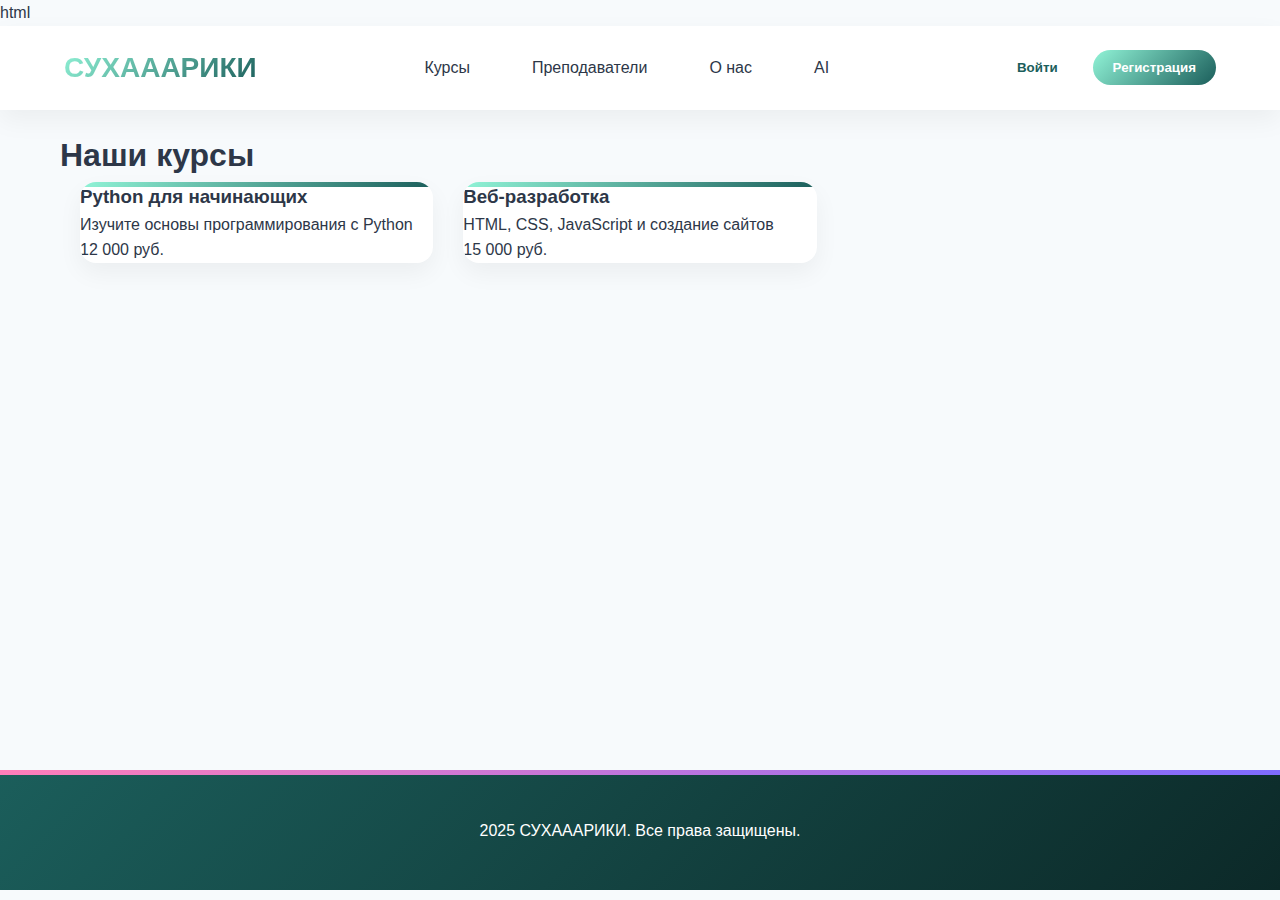
<file: courses.html>
html
<!DOCTYPE html>
<html lang="ru">
  <head>
    <meta charset="UTF-8" />
    <meta name="viewport" content="width=device-width, initial-scale=1.0" />
    <link rel="stylesheet" href="styles.css" />
    <title>Курсы - СУХАААРИКИ</title>
  </head>
  <body>
    <header>
      <div class="logo">
        <a href="index.html">СУХАААРИКИ</a>
      </div>
      <nav>
        <ul>
          <li><a href="courses.html">Курсы</a></li>
          <li><a href="teachers.html">Преподаватели</a></li>
          <li><a href="about.html">О нас</a></li>
          <li><a href="ai_page.html">AI</a></li>
        </ul>
      </nav>
      <div class="auth">
        <button class="login-btn">Войти</button>
        <button class="register-btn">Регистрация</button>
      </div>
    </header>

    <main>
      <h1>Наши курсы</h1>
      <div class="courses-grid">
        <div class="course-card">
          <h3>Python для начинающих</h3>
          <p>Изучите основы программирования с Python</p>
          <span class="price">12 000 руб.</span>
        </div>
        <div class="course-card">
          <h3>Веб-разработка</h3>
          <p>HTML, CSS, JavaScript и создание сайтов</p>
          <span class="price">15 000 руб.</span>
        </div>
        <!-- Добавьте другие курсы -->
      </div>
    </main>

    <footer>
      <p>2025 СУХАААРИКИ. Все права защищены.</p>
    </footer>
  </body>
</html>
</file>
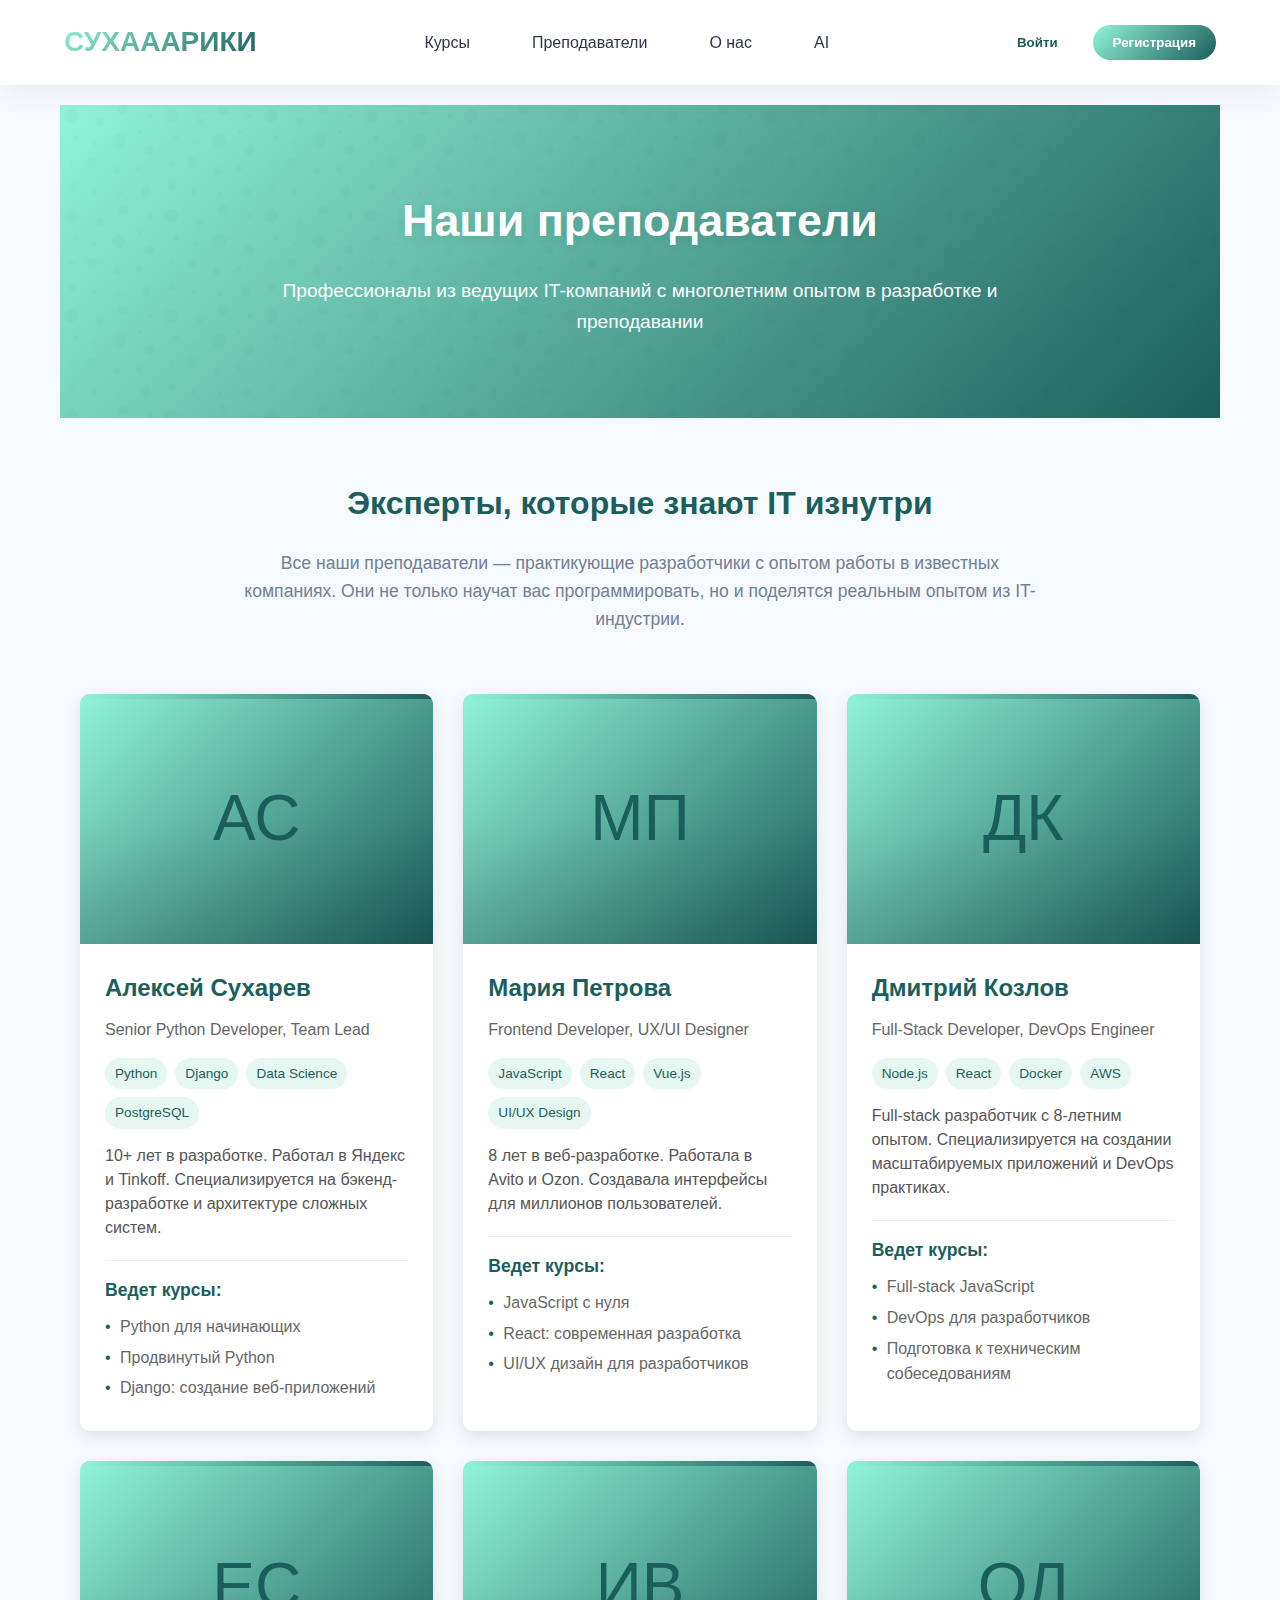
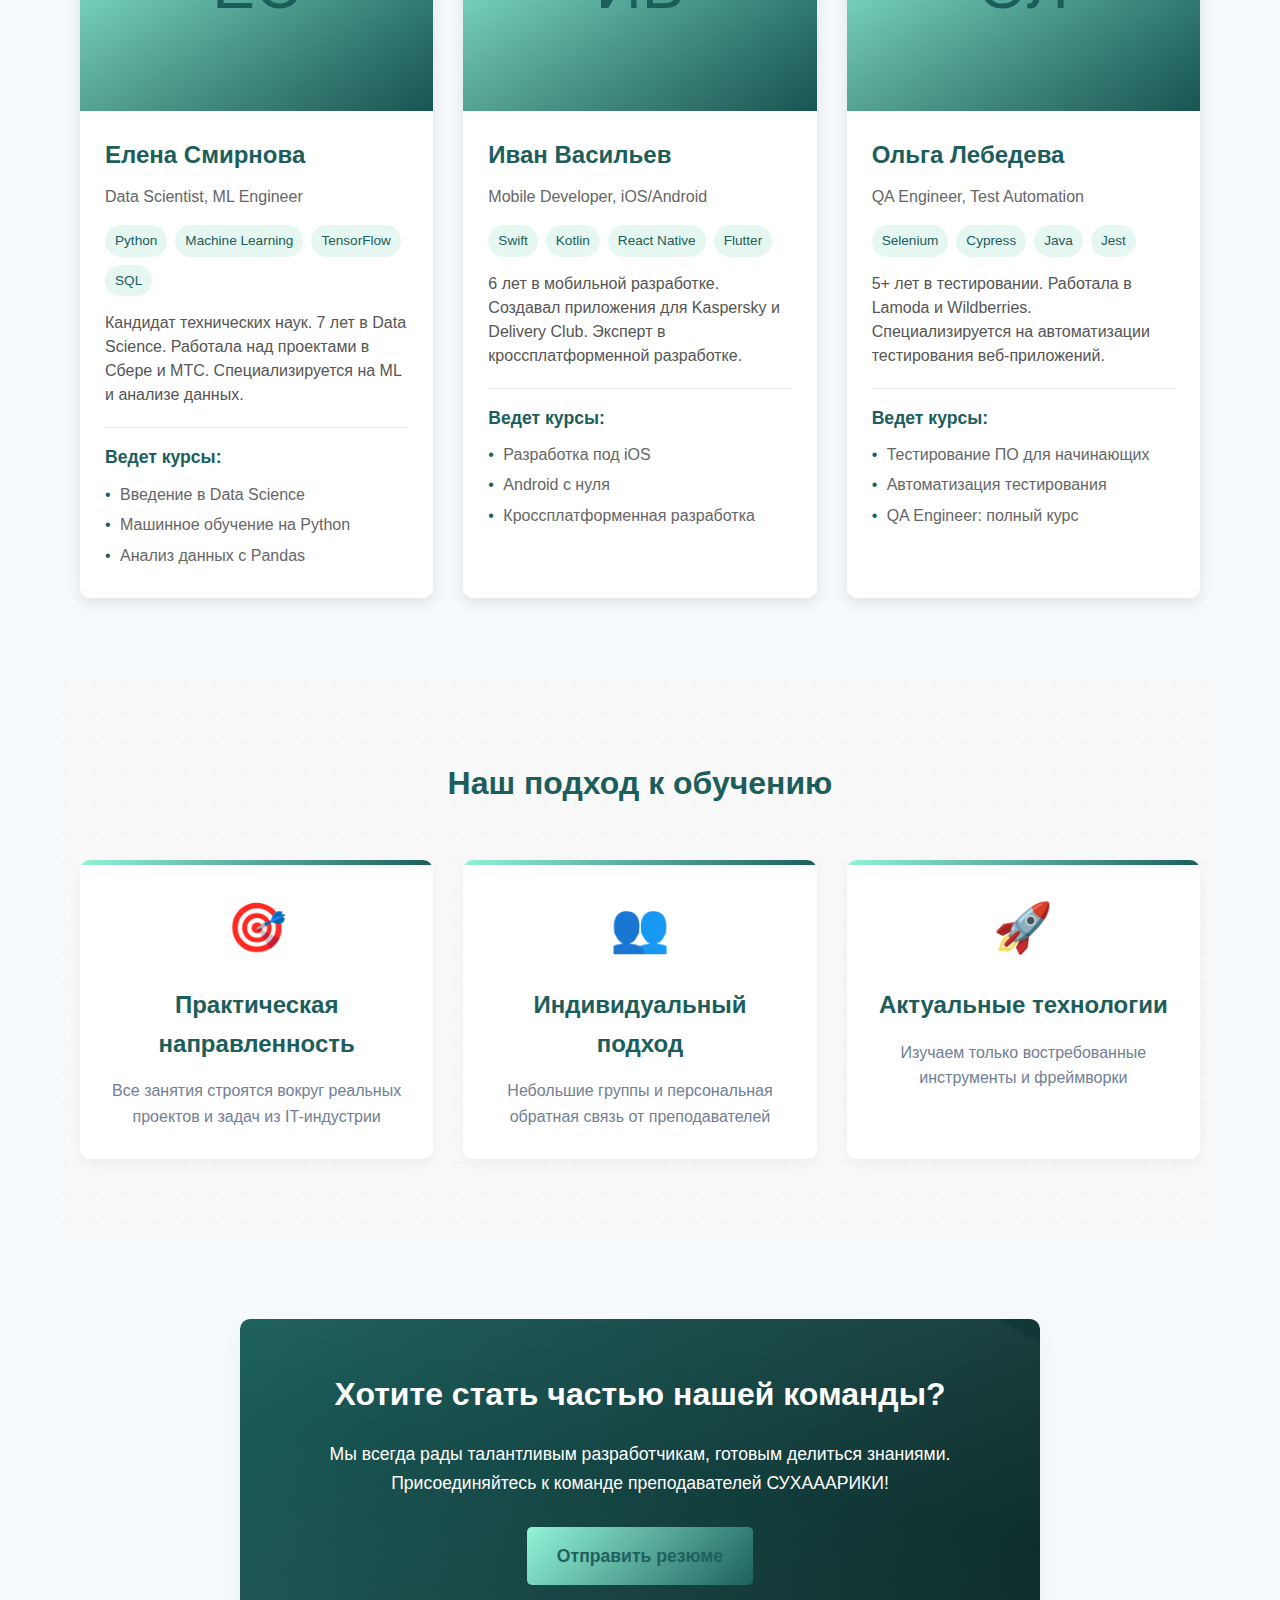
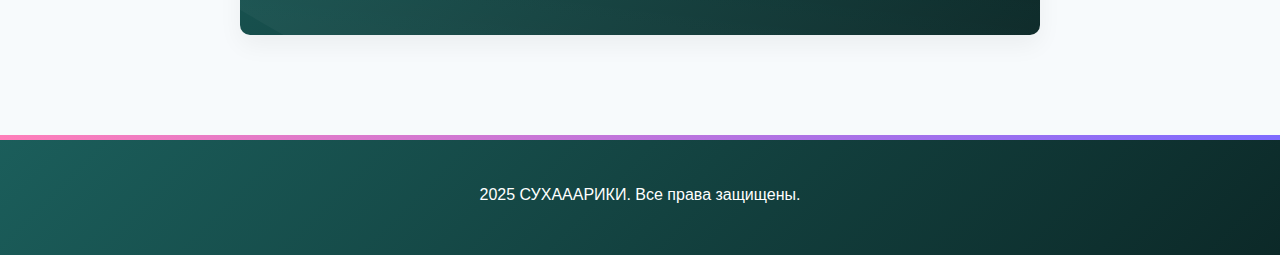
<file: teachers.html>
<!DOCTYPE html>
<html lang="ru">
  <head>
    <meta charset="UTF-8" />
    <meta name="viewport" content="width=device-width, initial-scale=1.0" />
    <link rel="stylesheet" href="styles.css" />
    <title>Преподаватели - СУХАААРИКИ | Школа программирования</title>
    <style>
      /* Дополнительные стили для страницы преподавателей */
      .teachers-hero {
        background: linear-gradient(135deg, #91f4d7 0%, #1b5e5b 100%);
        color: white;
        padding: 80px 20px;
        text-align: center;
        margin-bottom: 60px;
      }

      .teachers-hero h1 {
        font-size: 2.8rem;
        margin-bottom: 20px;
      }

      .teachers-hero p {
        font-size: 1.2rem;
        max-width: 800px;
        margin: 0 auto;
        line-height: 1.6;
      }

      .teachers-intro {
        max-width: 1200px;
        margin: 0 auto 60px;
        padding: 0 20px;
        text-align: center;
      }

      .teachers-intro h2 {
        color: #1b5e5b;
        margin-bottom: 20px;
        font-size: 2rem;
      }

      .teachers-intro p {
        font-size: 1.1rem;
        line-height: 1.6;
        max-width: 800px;
        margin: 0 auto;
      }

      .teachers-grid {
        max-width: 1200px;
        margin: 0 auto 80px;
        padding: 0 20px;
        display: grid;
        grid-template-columns: repeat(auto-fill, minmax(300px, 1fr));
        gap: 30px;
      }

      .teacher-card {
        background: white;
        border-radius: 10px;
        overflow: hidden;
        box-shadow: 0 5px 15px rgba(0, 0, 0, 0.1);
        transition: transform 0.3s;
      }

      .teacher-card:hover {
        transform: translateY(-10px);
      }

      .teacher-photo {
        height: 250px;
        background-color: #91f4d7;
        display: flex;
        align-items: center;
        justify-content: center;
        font-size: 4rem;
        color: #1b5e5b;
      }

      .teacher-info {
        padding: 25px;
      }

      .teacher-name {
        color: #1b5e5b;
        margin-bottom: 10px;
        font-size: 1.5rem;
      }

      .teacher-position {
        color: #666;
        margin-bottom: 15px;
        font-weight: 500;
      }

      .teacher-skills {
        display: flex;
        flex-wrap: wrap;
        gap: 8px;
        margin-bottom: 15px;
      }

      .skill-tag {
        background-color: #e6f7f2;
        color: #1b5e5b;
        padding: 5px 10px;
        border-radius: 20px;
        font-size: 0.85rem;
      }

      .teacher-description {
        color: #555;
        line-height: 1.5;
        margin-bottom: 20px;
      }

      .teacher-courses {
        border-top: 1px solid #eee;
        padding-top: 15px;
      }

      .teacher-courses h4 {
        color: #1b5e5b;
        margin-bottom: 10px;
      }

      .course-list {
        list-style-type: none;
      }

      .course-list li {
        margin-bottom: 5px;
        color: #666;
        position: relative;
        padding-left: 15px;
      }

      .course-list li:before {
        content: "•";
        color: #1b5e5b;
        position: absolute;
        left: 0;
      }

      .teaching-approach {
        background-color: #f9f9f9;
        padding: 80px 20px;
        margin-bottom: 80px;
      }

      .approach-container {
        max-width: 1200px;
        margin: 0 auto;
      }

      .approach-container h2 {
        text-align: center;
        color: #1b5e5b;
        margin-bottom: 50px;
        font-size: 2rem;
      }

      .approach-grid {
        display: grid;
        grid-template-columns: repeat(auto-fit, minmax(300px, 1fr));
        gap: 30px;
      }

      .approach-card {
        background: white;
        padding: 30px;
        border-radius: 10px;
        box-shadow: 0 5px 15px rgba(0, 0, 0, 0.05);
        text-align: center;
      }

      .approach-icon {
        font-size: 3rem;
        color: #1b5e5b;
        margin-bottom: 20px;
      }

      .approach-card h3 {
        color: #1b5e5b;
        margin-bottom: 15px;
      }

      .join-team {
        max-width: 800px;
        margin: 0 auto 80px;
        padding: 0 20px;
        text-align: center;
        background: linear-gradient(135deg, #1b5e5b 0%, #0c2928 100%);
        color: white;
        padding: 50px 30px;
        border-radius: 10px;
      }

      .join-team h2 {
        margin-bottom: 20px;
        font-size: 2rem;
      }

      .join-team p {
        margin-bottom: 30px;
        font-size: 1.1rem;
        line-height: 1.6;
      }

      .cta-button {
        background-color: white;
        color: #1b5e5b;
        border: none;
        padding: 15px 30px;
        border-radius: 5px;
        font-size: 1.1rem;
        cursor: pointer;
        transition: 0.3s;
        display: inline-block;
        text-decoration: none;
        font-weight: 600;
      }

      .cta-button:hover {
        background-color: #91f4d7;
        transform: translateY(-3px);
        box-shadow: 0 5px 15px rgba(0, 0, 0, 0.2);
      }

      @media (max-width: 768px) {
        .teachers-hero h1 {
          font-size: 2.2rem;
        }

        .teachers-grid {
          grid-template-columns: 1fr;
        }
      }
    </style>
  </head>
  <body>
    <header>
      <div class="logo">
        <a href="index.html">СУХАААРИКИ</a>
      </div>
      <nav>
        <ul>
          <li><a href="courses.html">Курсы</a></li>
          <li><a href="teachers.html">Преподаватели</a></li>
          <li><a href="about.html">О нас</a></li>
          <li><a href="ai_page.html">AI</a></li>
        </ul>
      </nav>
      <div class="auth">
        <button class="login-btn">Войти</button>
        <button class="register-btn">Регистрация</button>
      </div>
    </header>

    <main>
      <section class="teachers-hero">
        <h1>Наши преподаватели</h1>
        <p>
          Профессионалы из ведущих IT-компаний с многолетним опытом в разработке
          и преподавании
        </p>
      </section>

      <section class="teachers-intro">
        <h2>Эксперты, которые знают IT изнутри</h2>
        <p>
          Все наши преподаватели — практикующие разработчики с опытом работы в
          известных компаниях. Они не только научат вас программировать, но и
          поделятся реальным опытом из IT-индустрии.
        </p>
      </section>

      <div class="teachers-grid">
        <div class="teacher-card">
          <div class="teacher-photo">АС</div>
          <div class="teacher-info">
            <h3 class="teacher-name">Алексей Сухарев</h3>
            <p class="teacher-position">Senior Python Developer, Team Lead</p>
            <div class="teacher-skills">
              <span class="skill-tag">Python</span>
              <span class="skill-tag">Django</span>
              <span class="skill-tag">Data Science</span>
              <span class="skill-tag">PostgreSQL</span>
            </div>
            <p class="teacher-description">
              10+ лет в разработке. Работал в Яндекс и Tinkoff. Специализируется
              на бэкенд-разработке и архитектуре сложных систем.
            </p>
            <div class="teacher-courses">
              <h4>Ведет курсы:</h4>
              <ul class="course-list">
                <li>Python для начинающих</li>
                <li>Продвинутый Python</li>
                <li>Django: создание веб-приложений</li>
              </ul>
            </div>
          </div>
        </div>

        <div class="teacher-card">
          <div class="teacher-photo">МП</div>
          <div class="teacher-info">
            <h3 class="teacher-name">Мария Петрова</h3>
            <p class="teacher-position">Frontend Developer, UX/UI Designer</p>
            <div class="teacher-skills">
              <span class="skill-tag">JavaScript</span>
              <span class="skill-tag">React</span>
              <span class="skill-tag">Vue.js</span>
              <span class="skill-tag">UI/UX Design</span>
            </div>
            <p class="teacher-description">
              8 лет в веб-разработке. Работала в Avito и Ozon. Создавала
              интерфейсы для миллионов пользователей.
            </p>
            <div class="teacher-courses">
              <h4>Ведет курсы:</h4>
              <ul class="course-list">
                <li>JavaScript с нуля</li>
                <li>React: современная разработка</li>
                <li>UI/UX дизайн для разработчиков</li>
              </ul>
            </div>
          </div>
        </div>

        <div class="teacher-card">
          <div class="teacher-photo">ДК</div>
          <div class="teacher-info">
            <h3 class="teacher-name">Дмитрий Козлов</h3>
            <p class="teacher-position">
              Full-Stack Developer, DevOps Engineer
            </p>
            <div class="teacher-skills">
              <span class="skill-tag">Node.js</span>
              <span class="skill-tag">React</span>
              <span class="skill-tag">Docker</span>
              <span class="skill-tag">AWS</span>
            </div>
            <p class="teacher-description">
              Full-stack разработчик с 8-летним опытом. Специализируется на
              создании масштабируемых приложений и DevOps практиках.
            </p>
            <div class="teacher-courses">
              <h4>Ведет курсы:</h4>
              <ul class="course-list">
                <li>Full-stack JavaScript</li>
                <li>DevOps для разработчиков</li>
                <li>Подготовка к техническим собеседованиям</li>
              </ul>
            </div>
          </div>
        </div>

        <div class="teacher-card">
          <div class="teacher-photo">ЕС</div>
          <div class="teacher-info">
            <h3 class="teacher-name">Елена Смирнова</h3>
            <p class="teacher-position">Data Scientist, ML Engineer</p>
            <div class="teacher-skills">
              <span class="skill-tag">Python</span>
              <span class="skill-tag">Machine Learning</span>
              <span class="skill-tag">TensorFlow</span>
              <span class="skill-tag">SQL</span>
            </div>
            <p class="teacher-description">
              Кандидат технических наук. 7 лет в Data Science. Работала над
              проектами в Сбере и МТС. Специализируется на ML и анализе данных.
            </p>
            <div class="teacher-courses">
              <h4>Ведет курсы:</h4>
              <ul class="course-list">
                <li>Введение в Data Science</li>
                <li>Машинное обучение на Python</li>
                <li>Анализ данных с Pandas</li>
              </ul>
            </div>
          </div>
        </div>

        <div class="teacher-card">
          <div class="teacher-photo">ИВ</div>
          <div class="teacher-info">
            <h3 class="teacher-name">Иван Васильев</h3>
            <p class="teacher-position">Mobile Developer, iOS/Android</p>
            <div class="teacher-skills">
              <span class="skill-tag">Swift</span>
              <span class="skill-tag">Kotlin</span>
              <span class="skill-tag">React Native</span>
              <span class="skill-tag">Flutter</span>
            </div>
            <p class="teacher-description">
              6 лет в мобильной разработке. Создавал приложения для Kaspersky и
              Delivery Club. Эксперт в кроссплатформенной разработке.
            </p>
            <div class="teacher-courses">
              <h4>Ведет курсы:</h4>
              <ul class="course-list">
                <li>Разработка под iOS</li>
                <li>Android с нуля</li>
                <li>Кроссплатформенная разработка</li>
              </ul>
            </div>
          </div>
        </div>

        <div class="teacher-card">
          <div class="teacher-photo">ОЛ</div>
          <div class="teacher-info">
            <h3 class="teacher-name">Ольга Лебедева</h3>
            <p class="teacher-position">QA Engineer, Test Automation</p>
            <div class="teacher-skills">
              <span class="skill-tag">Selenium</span>
              <span class="skill-tag">Cypress</span>
              <span class="skill-tag">Java</span>
              <span class="skill-tag">Jest</span>
            </div>
            <p class="teacher-description">
              5+ лет в тестировании. Работала в Lamoda и Wildberries.
              Специализируется на автоматизации тестирования веб-приложений.
            </p>
            <div class="teacher-courses">
              <h4>Ведет курсы:</h4>
              <ul class="course-list">
                <li>Тестирование ПО для начинающих</li>
                <li>Автоматизация тестирования</li>
                <li>QA Engineer: полный курс</li>
              </ul>
            </div>
          </div>
        </div>
      </div>

      <section class="teaching-approach">
        <div class="approach-container">
          <h2>Наш подход к обучению</h2>
          <div class="approach-grid">
            <div class="approach-card">
              <div class="approach-icon">🎯</div>
              <h3>Практическая направленность</h3>
              <p>
                Все занятия строятся вокруг реальных проектов и задач из
                IT-индустрии
              </p>
            </div>
            <div class="approach-card">
              <div class="approach-icon">👥</div>
              <h3>Индивидуальный подход</h3>
              <p>
                Небольшие группы и персональная обратная связь от преподавателей
              </p>
            </div>
            <div class="approach-card">
              <div class="approach-icon">🚀</div>
              <h3>Актуальные технологии</h3>
              <p>Изучаем только востребованные инструменты и фреймворки</p>
            </div>
          </div>
        </div>
      </section>

      <section class="join-team">
        <h2>Хотите стать частью нашей команды?</h2>
        <p>
          Мы всегда рады талантливым разработчикам, готовым делиться знаниями.
          Присоединяйтесь к команде преподавателей СУХАААРИКИ!
        </p>
        <a href="#" class="cta-button">Отправить резюме</a>
      </section>
    </main>

    <footer>
      <p>2025 СУХАААРИКИ. Все права защищены.</p>
    </footer>
  </body>
</html>
</file>
<file: styles.css>
/* ===== ОБЩИЕ СТИЛИ ДЛЯ ВСЕХ СТРАНИЦ ШКОЛЫ СУХАААРИКИ ===== */

/* Базовые настройки и переменные */
:root {
    --primary: #91f4d7;
    --primary-dark: #1b5e5b;
    --primary-darker: #0c2928;
    --secondary: #ff7eb9;
    --accent: #7e6bff;
    --text: #2d3748;
    --text-light: #718096;
    --light: #f7fafc;
    --white: #ffffff;
    --shadow: 0 10px 25px rgba(0, 0, 0, 0.05);
    --shadow-hover: 0 20px 40px rgba(0, 0, 0, 0.1);
    --gradient: linear-gradient(135deg, var(--primary) 0%, var(--primary-dark) 100%);
    --gradient-dark: linear-gradient(135deg, var(--primary-dark) 0%, var(--primary-darker) 100%);
    --gradient-accent: linear-gradient(135deg, var(--secondary) 0%, var(--accent) 100%);
    --border-radius: 16px;
    --transition: all 0.3s cubic-bezier(0.25, 0.8, 0.25, 1);
}

* {
    margin: 0;
    padding: 0;
    box-sizing: border-box;
}

body {
    font-family: 'Inter', sans-serif;
    line-height: 1.6;
    color: var(--text);
    background-color: var(--light);
    overflow-x: hidden;
}

/* Анимации */
@keyframes fadeIn {
    from { opacity: 0; transform: translateY(20px); }
    to { opacity: 1; transform: translateY(0); }
}

@keyframes float {
    0%, 100% { transform: translateY(0); }
    50% { transform: translateY(-10px); }
}

@keyframes pulse {
    0% { transform: scale(1); }
    50% { transform: scale(1.05); }
    100% { transform: scale(1); }
}

@keyframes shimmer {
    0% { background-position: -200px 0; }
    100% { background-position: 200px 0; }
}

/* Шапка сайта */
header {
    display: flex;
    justify-content: space-between;
    align-items: center;
    padding: 20px 5%;
    background: var(--white);
    box-shadow: var(--shadow);
    position: sticky;
    top: 0;
    z-index: 100;
    animation: fadeIn 0.8s ease-out;
}

.logo a {
    text-decoration: none;
    color: var(--primary-dark);
    font-size: 28px;
    font-weight: 700;
    background: var(--gradient);
    -webkit-background-clip: text;
    -webkit-text-fill-color: transparent;
    background-clip: text;
    position: relative;
    padding: 5px 0;
}

.logo a::after {
    content: '';
    position: absolute;
    bottom: 0;
    left: 0;
    width: 0;
    height: 2px;
    background: var(--gradient);
    transition: var(--transition);
}

.logo a:hover::after {
    width: 100%;
}

nav ul {
    display: flex;
    list-style: none;
    gap: 30px;
}

nav li {
    position: relative;
}

nav li a {
    text-decoration: none;
    color: var(--text);
    font-weight: 500;
    padding: 8px 16px;
    border-radius: 30px;
    transition: var(--transition);
    position: relative;
    z-index: 1;
}

nav li a::before {
    content: '';
    position: absolute;
    top: 0;
    left: 0;
    width: 100%;
    height: 100%;
    background: var(--gradient);
    border-radius: 30px;
    transform: scaleX(0);
    transform-origin: right;
    transition: transform 0.4s cubic-bezier(0.645, 0.045, 0.355, 1);
    z-index: -1;
}

nav li a:hover {
    color: var(--white);
}

nav li a:hover::before {
    transform: scaleX(1);
    transform-origin: left;
}

/* Активное состояние для текущей страницы */
nav li a.active {
    color: var(--white);
    background: var(--gradient);
}

.auth {
    display: flex;
    gap: 15px;
}

.auth button {
    border: none;
    padding: 10px 20px;
    border-radius: 30px;
    font-weight: 600;
    cursor: pointer;
    transition: var(--transition);
    position: relative;
    overflow: hidden;
}

.login-btn {
    background: transparent;
    color: var(--primary-dark);
    border: 2px solid var(--primary);
}

.login-btn:hover {
    background: var(--primary);
    color: var(--white);
    transform: translateY(-3px);
    box-shadow: var(--shadow);
}

.register-btn {
    background: var(--gradient);
    color: var(--white);
}

.register-btn:hover {
    transform: translateY(-3px);
    box-shadow: var(--shadow);
    animation: pulse 1s infinite;
}

/* Адаптивность для шапки */
@media (max-width: 768px) {
    header {
        flex-direction: column;
        padding: 15px;
        gap: 15px;
    }
    
    nav ul {
        gap: 10px;
        flex-wrap: wrap;
        justify-content: center;
    }
    
    .auth {
        width: 100%;
        justify-content: center;
    }
}

@media (max-width: 480px) {
    .auth {
        flex-direction: column;
        width: 100%;
    }
    
    .auth button {
        width: 100%;
    }
    
    nav ul {
        gap: 5px;
    }
    
    nav li a {
        padding: 6px 12px;
        font-size: 0.9rem;
    }
}

/* Основное содержимое */
main {
    max-width: 1200px;
    margin: 0 auto;
    padding: 20px;
    min-height: calc(100vh - 240px);
}

/* Футер */
footer {
    display: flex;
    justify-content: center;
    align-items: center;
    height: 120px;
    color: var(--white);
    background: var(--gradient-dark);
    text-align: center;
    position: relative;
}

footer::before {
    content: '';
    position: absolute;
    top: 0;
    left: 0;
    width: 100%;
    height: 5px;
    background: var(--gradient-accent);
}

/* ===== СТИЛИ ДЛЯ ГЛАВНОЙ СТРАНИЦЫ ===== */

/* Герой-секция */
.hero {
    display: flex;
    justify-content: space-between;
    align-items: center;
    margin: 40px 0;
    flex-wrap: wrap;
    animation: fadeIn 0.8s ease-out;
}

.hero-content {
    flex: 1;
    min-width: 300px;
    padding: 20px;
}

.hero-content h1 {
    color: var(--primary-dark);
    font-size: 2.8rem;
    margin-bottom: 20px;
    font-weight: 700;
    line-height: 1.2;
}

.hero-content p {
    font-size: 1.2rem;
    margin-bottom: 25px;
    color: var(--text-light);
    line-height: 1.7;
}

.hero-buttons {
    display: flex;
    gap: 15px;
    flex-wrap: wrap;
}

.cta-button {
    background: var(--gradient);
    color: var(--white);
    border: none;
    padding: 12px 25px;
    border-radius: 30px;
    font-size: 1.1rem;
    cursor: pointer;
    transition: var(--transition);
    font-weight: 600;
    text-decoration: none;
    display: inline-block;
    text-align: center;
}

.cta-button.secondary {
    background: transparent;
    color: var(--primary-dark);
    border: 2px solid var(--primary);
}

.cta-button:hover {
    transform: translateY(-3px);
    box-shadow: var(--shadow-hover);
}

.cta-button:not(.secondary):hover {
    animation: pulse 1s infinite;
}

.hero-image {
    flex: 1;
    min-width: 300px;
    padding: 20px;
    text-align: center;
}

.hero-image img {
    max-width: 100%;
    border-radius: var(--border-radius);
    box-shadow: var(--shadow-hover);
    transition: var(--transition);
}

.hero-image img:hover {
    transform: scale(1.02);
}

/* Особенности */
.features {
    margin: 80px 0;
    text-align: center;
    animation: fadeIn 0.8s ease-out 0.2s both;
}

.features h2 {
    color: var(--primary-dark);
    margin-bottom: 40px;
    font-size: 2.2rem;
    font-weight: 600;
}

.features-grid {
    display: grid;
    grid-template-columns: repeat(auto-fit, minmax(280px, 1fr));
    gap: 30px;
}

.feature {
    padding: 30px;
    background-color: var(--white);
    border-radius: var(--border-radius);
    box-shadow: var(--shadow);
    transition: var(--transition);
    position: relative;
    overflow: hidden;
}

.feature::before {
    content: '';
    position: absolute;
    top: 0;
    left: 0;
    width: 100%;
    height: 5px;
    background: var(--gradient);
}

.feature:hover {
    transform: translateY(-10px);
    box-shadow: var(--shadow-hover);
}

.feature-icon {
    font-size: 3rem;
    margin-bottom: 20px;
    display: inline-block;
    animation: float 3s ease-in-out infinite;
}

.feature h3 {
    color: var(--primary-dark);
    margin-bottom: 15px;
    font-weight: 600;
    font-size: 1.4rem;
}

.feature p {
    color: var(--text-light);
    line-height: 1.6;
}

/* Статистика */
.stats {
    background: var(--gradient-dark);
    color: var(--white);
    padding: 80px 20px;
    margin: 80px 0;
    border-radius: var(--border-radius);
}

.stats-container {
    max-width: 1200px;
    margin: 0 auto;
    display: grid;
    grid-template-columns: repeat(auto-fit, minmax(200px, 1fr));
    gap: 30px;
    text-align: center;
}

.stat-item h3 {
    font-size: 2.5rem;
    margin-bottom: 10px;
    font-weight: 700;
}

.stat-item p {
    font-size: 1.1rem;
    opacity: 0.9;
}

/* ===== СТИЛИ ДЛЯ СТРАНИЦЫ "КУРСЫ" ===== */

.courses-hero {
    background: var(--gradient);
    color: var(--white);
    padding: 100px 20px;
    text-align: center;
    margin-bottom: 60px;
    position: relative;
    overflow: hidden;
}

.courses-hero::before {
    content: '';
    position: absolute;
    top: 0;
    left: 0;
    width: 100%;
    height: 100%;
    background: url("data:image/svg+xml,%3Csvg width='100' height='100' viewBox='0 0 100 100' xmlns='http://www.w3.org/2000/svg'%3E%3Cpath d='M11 18c3.866 0 7-3.134 7-7s-3.134-7-7-7-7 3.134-7 7 3.134 7 7 7zm48 25c3.866 0 7-3.134 7-7s-3.134-7-7-7-7 3.134-7 7 3.134 7 7 7zm-43-7c1.657 0 3-1.343 3-3s-1.343-3-3-3-3 1.343-3 3 1.343 3 3 3zm63 31c1.657 0 3-1.343 3-3s-1.343-3-3-3-3 1.343-3 3 1.343 3 3 3zM34 90c1.657 0 3-1.343 3-3s-1.343-3-3-3-3 1.343-3 3 1.343 3 3 3zm56-76c1.657 0 3-1.343 3-3s-1.343-3-3-3-3 1.343-3 3 1.343 3 3 3zM12 86c2.21 0 4-1.79 4-4s-1.79-4-4-4-4 1.79-4 4 1.79 4 4 4zm28-65c2.21 0 4-1.79 4-4s-1.79-4-4-4-4 1.79-4 4 1.79 4 4 4zm23-11c2.76 0 5-2.24 5-5s-2.24-5-5-5-5 2.24-5 5 2.24 5 5 5zm-6 60c2.21 0 4-1.79 4-4s-1.79-4-4-4-4 1.79-4 4 1.79 4 4 4zm29 22c2.76 0 5-2.24 5-5s-2.24-5-5-5-5 2.24-5 5 2.24 5 5 5zM32 63c2.76 0 5-2.24 5-5s-2.24-5-5-5-5 2.24-5 5 2.24 5 5 5zm57-13c2.76 0 5-2.24 5-5s-2.24-5-5-5-5 2.24-5 5 2.24 5 5 5zm-9-21c1.105 0 2-.895 2-2s-.895-2-2-2-2 .895-2 2 .895 2 2 2zM60 91c1.105 0 2-.895 2-2s-.895-2-2-2-2 .895-2 2 .895 2 2 2zM35 41c1.105 0 2-.895 2-2s-.895-2-2-2-2 .895-2 2 .895 2 2 2zM12 60c1.105 0 2-.895 2-2s-.895-2-2-2-2 .895-2 2 .895 2 2 2z' fill='%231b5e5b' fill-opacity='0.1' fill-rule='evenodd'/%3E%3C/svg%3E");
    opacity: 0.3;
}

.courses-hero h1 {
    font-size: 3.5rem;
    margin-bottom: 20px;
    font-weight: 700;
    animation: fadeIn 0.8s ease-out 0.2s both;
    text-shadow: 0 2px 10px rgba(0, 0, 0, 0.1);
}

.courses-hero p {
    font-size: 1.3rem;
    max-width: 700px;
    margin: 0 auto;
    line-height: 1.6;
    font-weight: 300;
    animation: fadeIn 0.8s ease-out 0.4s both;
}

.courses-filters {
    max-width: 1200px;
    margin: 0 auto 40px;
    padding: 0 20px;
    display: flex;
    justify-content: center;
    flex-wrap: wrap;
    gap: 15px;
}

.filter-btn {
    background: var(--white);
    color: var(--primary-dark);
    border: 2px solid var(--primary);
    padding: 10px 20px;
    border-radius: 30px;
    font-weight: 500;
    cursor: pointer;
    transition: var(--transition);
}

.filter-btn.active, .filter-btn:hover {
    background: var(--gradient);
    color: var(--white);
    transform: translateY(-3px);
    box-shadow: var(--shadow);
}

.courses-grid {
    max-width: 1200px;
    margin: 0 auto 80px;
    padding: 0 20px;
    display: grid;
    grid-template-columns: repeat(auto-fill, minmax(350px, 1fr));
    gap: 30px;
}

.course-card {
    background: var(--white);
    border-radius: var(--border-radius);
    overflow: hidden;
    box-shadow: var(--shadow);
    transition: var(--transition);
    animation: fadeIn 0.8s ease-out;
    position: relative;
    z-index: 1;
}

.course-card::before {
    content: '';
    position: absolute;
    top: 0;
    left: 0;
    width: 100%;
    height: 5px;
    background: var(--gradient);
    z-index: 2;
}

.course-card:hover {
    transform: translateY(-10px);
    box-shadow: var(--shadow-hover);
}

.course-image {
    height: 200px;
    background: var(--gradient);
    display: flex;
    align-items: center;
    justify-content: center;
    font-size: 4rem;
    color: var(--white);
    position: relative;
    overflow: hidden;
}

.course-image::after {
    content: '';
    position: absolute;
    bottom: 0;
    left: 0;
    width: 100%;
    height: 50%;
    background: linear-gradient(transparent, rgba(0,0,0,0.1));
}

.course-info {
    padding: 25px;
}

.course-category {
    background: rgba(145, 244, 215, 0.2);
    color: var(--primary-dark);
    padding: 5px 12px;
    border-radius: 30px;
    font-size: 0.85rem;
    font-weight: 500;
    display: inline-block;
    margin-bottom: 15px;
}

.course-title {
    color: var(--primary-dark);
    margin-bottom: 10px;
    font-size: 1.5rem;
    font-weight: 600;
    line-height: 1.3;
}

.course-description {
    color: var(--text-light);
    line-height: 1.6;
    margin-bottom: 20px;
}

.course-details {
    display: flex;
    justify-content: space-between;
    margin-bottom: 20px;
    color: var(--text-light);
    font-size: 0.9rem;
}

.course-duration, .course-level {
    display: flex;
    align-items: center;
    gap: 5px;
}

.course-price {
    font-size: 1.5rem;
    font-weight: 700;
    color: var(--primary-dark);
    margin-bottom: 20px;
}

.course-action {
    width: 100%;
}

/* ===== СТИЛИ ДЛЯ СТРАНИЦЫ "О НАС" ===== */

.about-hero {
    background: var(--gradient);
    color: var(--white);
    padding: 100px 20px;
    text-align: center;
    margin-bottom: 60px;
    position: relative;
    overflow: hidden;
}

.about-hero::before {
    content: '';
    position: absolute;
    top: 0;
    left: 0;
    width: 100%;
    height: 100%;
    background: url("data:image/svg+xml,%3Csvg width='100' height='100' viewBox='0 0 100 100' xmlns='http://www.w3.org/2000/svg'%3E%3Cpath d='M11 18c3.866 0 7-3.134 7-7s-3.134-7-7-7-7 3.134-7 7 3.134 7 7 7zm48 25c3.866 0 7-3.134 7-7s-3.134-7-7-7-7 3.134-7 7 3.134 7 7 7zm-43-7c1.657 0 3-1.343 3-3s-1.343-3-3-3-3 1.343-3 3 1.343 3 3 3zm63 31c1.657 0 3-1.343 3-3s-1.343-3-3-3-3 1.343-3 3 1.343 3 3 3zM34 90c1.657 0 3-1.343 3-3s-1.343-3-3-3-3 1.343-3 3 1.343 3 3 3zm56-76c1.657 0 3-1.343 3-3s-1.343-3-3-3-3 1.343-3 3 1.343 3 3 3zM12 86c2.21 0 4-1.79 4-4s-1.79-4-4-4-4 1.79-4 4 1.79 4 4 4zm28-65c2.21 0 4-1.79 4-4s-1.79-4-4-4-4 1.79-4 4 1.79 4 4 4zm23-11c2.76 0 5-2.24 5-5s-2.24-5-5-5-5 2.24-5 5 2.24 5 5 5zm-6 60c2.21 0 4-1.79 4-4s-1.79-4-4-4-4 1.79-4 4 1.79 4 4 4zm29 22c2.76 0 5-2.24 5-5s-2.24-5-5-5-5 2.24-5 5 2.24 5 5 5zM32 63c2.76 0 5-2.24 5-5s-2.24-5-5-5-5 2.24-5 5 2.24 5 5 5zm57-13c2.76 0 5-2.24 5-5s-2.24-5-5-5-5 2.24-5 5 2.24 5 5 5zm-9-21c1.105 0 2-.895 2-2s-.895-2-2-2-2 .895-2 2 .895 2 2 2zM60 91c1.105 0 2-.895 2-2s-.895-2-2-2-2 .895-2 2 .895 2 2 2zM35 41c1.105 0 2-.895 2-2s-.895-2-2-2-2 .895-2 2 .895 2 2 2zM12 60c1.105 0 2-.895 2-2s-.895-2-2-2-2 .895-2 2 .895 2 2 2z' fill='%231b5e5b' fill-opacity='0.1' fill-rule='evenodd'/%3E%3C/svg%3E");
    opacity: 0.3;
}

.about-hero h1 {
    font-size: 3.5rem;
    margin-bottom: 20px;
    font-weight: 700;
    animation: fadeIn 0.8s ease-out 0.2s both;
    text-shadow: 0 2px 10px rgba(0, 0, 0, 0.1);
}

.about-hero p {
    font-size: 1.3rem;
    max-width: 700px;
    margin: 0 auto;
    line-height: 1.6;
    font-weight: 300;
    animation: fadeIn 0.8s ease-out 0.4s both;
}

.mission-section {
    max-width: 1200px;
    margin: 0 auto 80px;
    padding: 0 20px;
    display: flex;
    flex-wrap: wrap;
    gap: 40px;
    align-items: center;
    animation: fadeIn 0.8s ease-out 0.6s both;
}

.mission-text {
    flex: 1;
    min-width: 300px;
}

.mission-text h2 {
    color: var(--primary-dark);
    margin-bottom: 20px;
    font-size: 2.5rem;
    font-weight: 600;
}

.mission-text p {
    font-size: 1.1rem;
    line-height: 1.7;
    color: var(--text-light);
    margin-bottom: 15px;
}

.mission-image {
    flex: 1;
    min-width: 300px;
    text-align: center;
}

.mission-image img {
    max-width: 100%;
    border-radius: var(--border-radius);
    box-shadow: var(--shadow-hover);
    transition: var(--transition);
}

.mission-image img:hover {
    transform: scale(1.02);
}

.values-section {
    background-color: var(--light);
    padding: 80px 20px;
    margin-bottom: 80px;
}

.values-container {
    max-width: 1200px;
    margin: 0 auto;
}

.values-container h2 {
    text-align: center;
    color: var(--primary-dark);
    margin-bottom: 50px;
    font-size: 2.5rem;
    font-weight: 600;
}

.values-grid {
    display: grid;
    grid-template-columns: repeat(auto-fit, minmax(280px, 1fr));
    gap: 30px;
}

.value-card {
    background: var(--white);
    padding: 30px;
    border-radius: var(--border-radius);
    box-shadow: var(--shadow);
    text-align: center;
    transition: var(--transition);
    position: relative;
    overflow: hidden;
}

.value-card::before {
    content: '';
    position: absolute;
    top: 0;
    left: 0;
    width: 100%;
    height: 5px;
    background: var(--gradient);
}

.value-card:hover {
    transform: translateY(-10px);
    box-shadow: var(--shadow-hover);
}

.value-icon {
    font-size: 3rem;
    color: var(--primary-dark);
    margin-bottom: 20px;
    display: inline-block;
    animation: float 3s ease-in-out infinite;
}

.value-card h3 {
    color: var(--primary-dark);
    margin-bottom: 15px;
    font-weight: 600;
}

.value-card p {
    color: var(--text-light);
    line-height: 1.6;
}

.team-section {
    max-width: 1200px;
    margin: 0 auto 80px;
    padding: 0 20px;
}

.team-section h2 {
    text-align: center;
    color: var(--primary-dark);
    margin-bottom: 50px;
    font-size: 2.5rem;
    font-weight: 600;
}

.team-grid {
    display: grid;
    grid-template-columns: repeat(auto-fit, minmax(250px, 1fr));
    gap: 30px;
}

.team-member {
    text-align: center;
    padding: 20px;
    background: var(--white);
    border-radius: var(--border-radius);
    box-shadow: var(--shadow);
    transition: var(--transition);
}

.team-member:hover {
    transform: translateY(-10px);
    box-shadow: var(--shadow-hover);
}

.member-photo {
    width: 150px;
    height: 150px;
    border-radius: 50%;
    margin: 0 auto 20px;
    background: var(--gradient);
    display: flex;
    align-items: center;
    justify-content: center;
    font-size: 3rem;
    color: var(--white);
    position: relative;
    overflow: hidden;
}

.member-photo::after {
    content: '';
    position: absolute;
    bottom: 0;
    left: 0;
    width: 100%;
    height: 50%;
    background: linear-gradient(transparent, rgba(0,0,0,0.1));
}

.team-member h3 {
    color: var(--primary-dark);
    margin-bottom: 10px;
    font-weight: 600;
}

.team-member p {
    color: var(--text-light);
}

.stats-section {
    background: var(--gradient-dark);
    color: var(--white);
    padding: 80px 20px;
    margin-bottom: 80px;
}

.stats-container {
    max-width: 1200px;
    margin: 0 auto;
    display: grid;
    grid-template-columns: repeat(auto-fit, minmax(200px, 1fr));
    gap: 30px;
    text-align: center;
}

.stat-item h3 {
    font-size: 2.5rem;
    margin-bottom: 10px;
    font-weight: 700;
}

.stat-item p {
    font-size: 1.1rem;
    opacity: 0.9;
}

/* ===== СТИЛИ ДЛЯ СТРАНИЦЫ "ПРЕПОДАВАТЕЛИ" ===== */

.teachers-hero {
    background: var(--gradient);
    color: var(--white);
    padding: 100px 20px;
    text-align: center;
    margin-bottom: 80px;
    position: relative;
    overflow: hidden;
}

.teachers-hero::before {
    content: '';
    position: absolute;
    top: 0;
    left: 0;
    width: 100%;
    height: 100%;
    background: url("data:image/svg+xml,%3Csvg width='100' height='100' viewBox='0 0 100 100' xmlns='http://www.w3.org/2000/svg'%3E%3Cpath d='M11 18c3.866 0 7-3.134 7-7s-3.134-7-7-7-7 3.134-7 7 3.134 7 7 7zm48 25c3.866 0 7-3.134 7-7s-3.134-7-7-7-7 3.134-7 7 3.134 7 7 7zm-43-7c1.657 0 3-1.343 3-3s-1.343-3-3-3-3 1.343-3 3 1.343 3 3 3zm63 31c1.657 0 3-1.343 3-3s-1.343-3-3-3-3 1.343-3 3 1.343 3 3 3zM34 90c1.657 0 3-1.343 3-3s-1.343-3-3-3-3 1.343-3 3 1.343 3 3 3zm56-76c1.657 0 3-1.343 3-3s-1.343-3-3-3-3 1.343-3 3 1.343 3 3 3zM12 86c2.21 0 4-1.79 4-4s-1.79-4-4-4-4 1.79-4 4 1.79 4 4 4zm28-65c2.21 0 4-1.79 4-4s-1.79-4-4-4-4 1.79-4 4 1.79 4 4 4zm23-11c2.76 0 5-2.24 5-5s-2.24-5-5-5-5 2.24-5 5 2.24 5 5 5zm-6 60c2.21 0 4-1.79 4-4s-1.79-4-4-4-4 1.79-4 4 1.79 4 4 4zm29 22c2.76 0 5-2.24 5-5s-2.24-5-5-5-5 2.24-5 5 2.24 5 5 5zM32 63c2.76 0 5-2.24 5-5s-2.24-5-5-5-5 2.24-5 5 2.24 5 5 5zm57-13c2.76 0 5-2.24 5-5s-2.24-5-5-5-5 2.24-5 5 2.24 5 5 5zm-9-21c1.105 0 2-.895 2-2s-.895-2-2-2-2 .895-2 2 .895 2 2 2zM60 91c1.105 0 2-.895 2-2s-.895-2-2-2-2 .895-2 2 .895 2 2 2zM35 41c1.105 0 2-.895 2-2s-.895-2-2-2-2 .895-2 2 .895 2 2 2zM12 60c1.105 0 2-.895 2-2s-.895-2-2-2-2 .895-2 2 .895 2 2 2z' fill='%231b5e5b' fill-opacity='0.1' fill-rule='evenodd'/%3E%3C/svg%3E");
    opacity: 0.3;
}

.teachers-hero h1 {
    font-size: 3.5rem;
    margin-bottom: 20px;
    font-weight: 700;
    animation: fadeIn 0.8s ease-out 0.2s both;
    text-shadow: 0 2px 10px rgba(0, 0, 0, 0.1);
}

.teachers-hero p {
    font-size: 1.3rem;
    max-width: 700px;
    margin: 0 auto;
    line-height: 1.6;
    font-weight: 300;
    animation: fadeIn 0.8s ease-out 0.4s both;
}

.teachers-intro {
    max-width: 1200px;
    margin: 0 auto 80px;
    padding: 0 20px;
    text-align: center;
    animation: fadeIn 0.8s ease-out 0.6s both;
}

.teachers-intro h2 {
    color: var(--primary-dark);
    margin-bottom: 20px;
    font-size: 2.5rem;
    font-weight: 600;
}

.teachers-intro p {
    font-size: 1.2rem;
    line-height: 1.7;
    max-width: 800px;
    margin: 0 auto;
    color: var(--text-light);
}

.teachers-grid {
    max-width: 1200px;
    margin: 0 auto 100px;
    padding: 0 20px;
    display: grid;
    grid-template-columns: repeat(auto-fill, minmax(350px, 1fr));
    gap: 30px;
}

.teacher-card {
    background: var(--white);
    border-radius: var(--border-radius);
    overflow: hidden;
    box-shadow: var(--shadow);
    transition: var(--transition);
    animation: fadeIn 0.8s ease-out;
    position: relative;
    z-index: 1;
}

.teacher-card::before {
    content: '';
    position: absolute;
    top: 0;
    left: 0;
    width: 100%;
    height: 5px;
    background: var(--gradient);
    z-index: 2;
}

.teacher-card:hover {
    transform: translateY(-10px);
    box-shadow: var(--shadow-hover);
}

.teacher-photo {
    height: 250px;
    background: var(--gradient);
    display: flex;
    align-items: center;
    justify-content: center;
    font-size: 5rem;
    color: var(--white);
    position: relative;
    overflow: hidden;
}

.teacher-photo::after {
    content: '';
    position: absolute;
    bottom: 0;
    left: 0;
    width: 100%;
    height: 50%;
    background: linear-gradient(transparent, rgba(0,0,0,0.1));
}

.teacher-info {
    padding: 30px;
}

.teacher-name {
    color: var(--primary-dark);
    margin-bottom: 10px;
    font-size: 1.5rem;
    font-weight: 600;
}

.teacher-position {
    color: var(--accent);
    margin-bottom: 15px;
    font-weight: 500;
    font-size: 1rem;
}

.teacher-skills {
    display: flex;
    flex-wrap: wrap;
    gap: 8px;
    margin-bottom: 15px;
}

.skill-tag {
    background: rgba(145, 244, 215, 0.2);
    color: var(--primary-dark);
    padding: 5px 12px;
    border-radius: 30px;
    font-size: 0.85rem;
    font-weight: 500;
    transition: var(--transition);
}

.skill-tag:hover {
    background: var(--primary);
    transform: translateY(-2px);
}

.teacher-description {
    color: var(--text-light);
    line-height: 1.6;
    margin-bottom: 20px;
}

.teacher-courses {
    border-top: 1px solid rgba(0,0,0,0.05);
    padding-top: 20px;
}

.teacher-courses h4 {
    color: var(--primary-dark);
    margin-bottom: 10px;
    font-size: 1.1rem;
    font-weight: 600;
}

.course-list {
    list-style-type: none;
}

.course-list li {
    margin-bottom: 8px;
    color: var(--text-light);
    position: relative;
    padding-left: 20px;
    transition: var(--transition);
}

.course-list li:hover {
    color: var(--primary-dark);
    transform: translateX(5px);
}

.course-list li:before {
    content: "▸";
    color: var(--primary);
    position: absolute;
    left: 0;
    transition: var(--transition);
}

.course-list li:hover:before {
    color: var(--accent);
    transform: translateX(3px);
}

.teaching-approach {
    background: var(--white);
    padding: 100px 20px;
    margin-bottom: 100px;
    position: relative;
}

.teaching-approach::before {
    content: '';
    position: absolute;
    top: 0;
    left: 0;
    width: 100%;
    height: 100%;
    background: url("data:image/svg+xml,%3Csvg width='60' height='60' viewBox='0 0 60 60' xmlns='http://www.w3.org/2000/svg'%3E%3Cg fill='none' fill-rule='evenodd'%3E%3Cg fill='%2391f4d7' fill-opacity='0.05'%3E%3Cpath d='M36 34v-4h-2v4h-4v2h4v4h2v-4h4v-2h-4zm0-30V0h-2v4h-4v2h4v4h2V6h4V4h-4zM6 34v-4H4v4H0v2h4v4h2v-4h4v-2H6zM6 4V0H4v4H0v2h4v4h2V6h4V4H6z'/%3E%3C/g%3E%3C/g%3E%3C/svg%3E");
}

.approach-container {
    max-width: 1200px;
    margin: 0 auto;
    position: relative;
    z-index: 1;
}

.approach-container h2 {
    text-align: center;
    color: var(--primary-dark);
    margin-bottom: 60px;
    font-size: 2.5rem;
    font-weight: 600;
}

.approach-grid {
    display: grid;
    grid-template-columns: repeat(auto-fit, minmax(300px, 1fr));
    gap: 30px;
}

.approach-card {
    background: var(--white);
    padding: 40px 30px;
    border-radius: var(--border-radius);
    box-shadow: var(--shadow);
    text-align: center;
    transition: var(--transition);
    position: relative;
    overflow: hidden;
    z-index: 1;
}

.approach-card::before {
    content: '';
    position: absolute;
    top: 0;
    left: 0;
    width: 100%;
    height: 5px;
    background: var(--gradient);
    z-index: 2;
}

.approach-card:hover {
    transform: translateY(-10px);
    box-shadow: var(--shadow-hover);
}

.approach-icon {
    font-size: 3.5rem;
    margin-bottom: 25px;
    display: inline-block;
    animation: float 3s ease-in-out infinite;
}

.approach-card h3 {
    color: var(--primary-dark);
    margin-bottom: 15px;
    font-size: 1.5rem;
    font-weight: 600;
}

.approach-card p {
    color: var(--text-light);
    line-height: 1.6;
}

.join-team {
    max-width: 900px;
    margin: 0 auto 100px;
    padding: 60px 40px;
    text-align: center;
    background: var(--gradient-dark);
    color: var(--white);
    border-radius: var(--border-radius);
    box-shadow: var(--shadow);
    position: relative;
    overflow: hidden;
}

.join-team::before {
    content: '';
    position: absolute;
    top: -50%;
    left: -50%;
    width: 200%;
    height: 200%;
    background: linear-gradient(
        to bottom right,
        rgba(255,255,255,0.1) 0%,
        rgba(255,255,255,0) 50%,
        rgba(255,255,255,0.1) 100%
    );
    transform: rotate(30deg);
    animation: shimmer 3s infinite linear;
}

.join-team h2 {
    margin-bottom: 20px;
    font-size: 2.2rem;
    font-weight: 600;
    position: relative;
    z-index: 1;
}

.join-team p {
    margin-bottom: 30px;
    font-size: 1.2rem;
    line-height: 1.6;
    position: relative;
    z-index: 1;
}

/* ===== АДАПТИВНОСТЬ ДЛЯ ВСЕХ СТРАНИЦ ===== */

@media (max-width: 768px) {
    header {
        flex-direction: column;
        padding: 15px;
        gap: 15px;
    }
    
    nav ul {
        gap: 10px;
    }
    
    .hero {
        flex-direction: column;
        text-align: center;
    }
    
    .hero-content, .hero-image {
        width: 100%;
    }
    
    .hero-content h1 {
        font-size: 2.2rem;
    }
    
    .hero-buttons {
        justify-content: center;
    }
    
    .about-hero h1,
    .teachers-hero h1,
    .courses-hero h1 {
        font-size: 2.2rem;
    }
    
    .mission-section {
        flex-direction: column;
    }
    
    .values-grid,
    .team-grid,
    .teachers-grid,
    .approach-grid,
    .courses-grid {
        grid-template-columns: 1fr;
    }
    
    .teachers-hero,
    .courses-hero {
        padding: 80px 20px;
    }
    
    .teachers-hero p,
    .courses-hero p {
        font-size: 1.1rem;
    }
    
    .courses-filters {
        justify-content: flex-start;
        overflow-x: auto;
        padding-bottom: 10px;
    }
}

@media (max-width: 480px) {
    .about-hero h1,
    .teachers-hero h1,
    .courses-hero h1 {
        font-size: 1.8rem;
    }
    
    .teachers-intro h2,
    .approach-container h2,
    .join-team h2,
    .features h2 {
        font-size: 1.8rem;
    }
    
    .auth {
        flex-direction: column;
        width: 100%;
    }
    
    .auth button {
        width: 100%;
    }
    
    .hero-content h1 {
        font-size: 1.8rem;
    }
    
    .hero-buttons {
        flex-direction: column;
    }
    
    .cta-button {
        width: 100%;
    }
}
</file>
